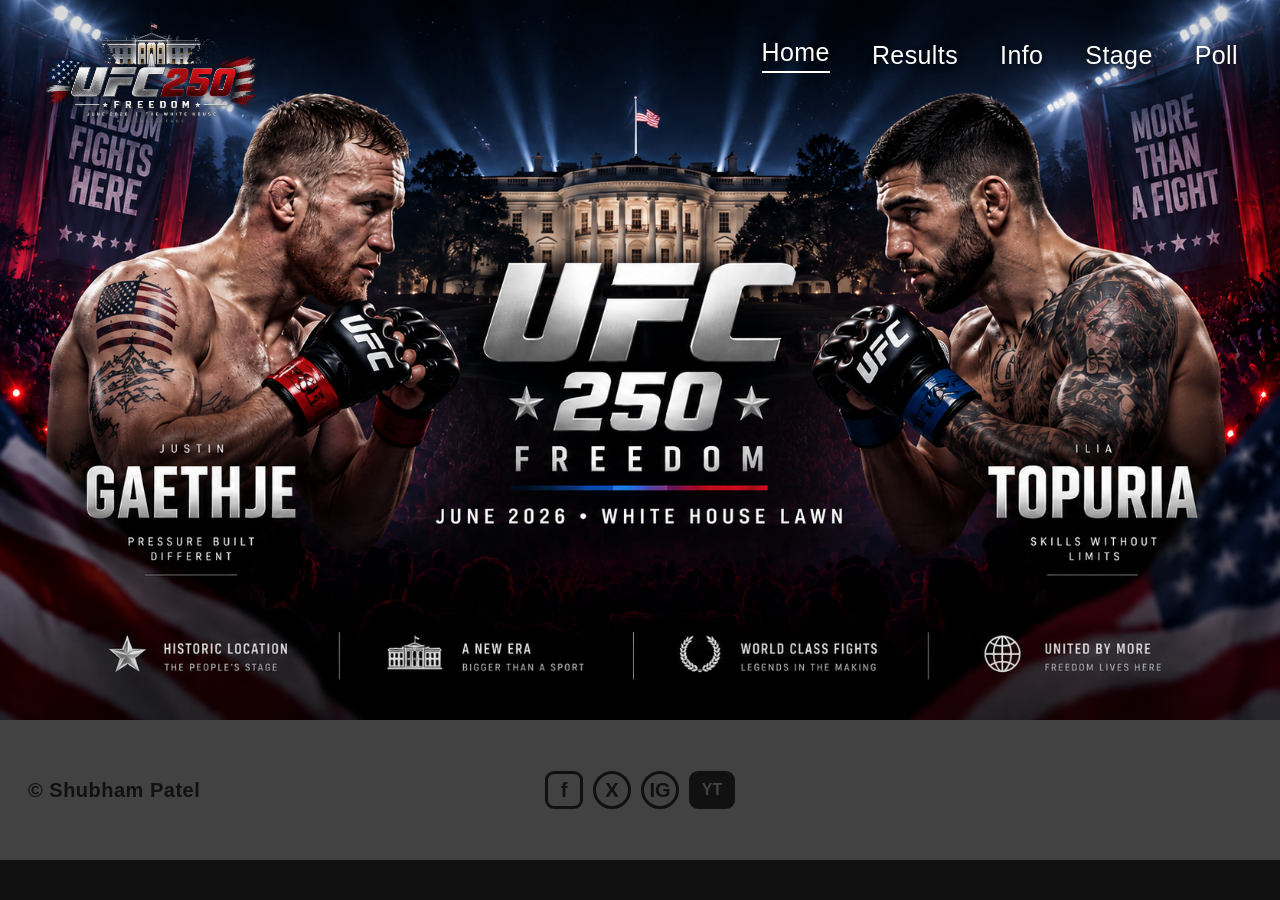
<file: index.html>
<!DOCTYPE html>
<html lang="en">

<head>
  <meta charset="UTF-8">
  <meta name="viewport" content="width=device-width, initial-scale=1.0">
  <title>UFC 250 Freedom | Home</title>
  <link rel="stylesheet" href="styles.css">

  <style>
    .home-page .main-nav .active {
      border-bottom: 2px solid #ffffff;
      padding-bottom: 4px;
    }
  </style>
</head>

<body class="home-page">
  <main>
    <section class="hero home-hero" aria-label="UFC 250 Freedom main event">
      <header class="site-header">
        <a href="index.html" aria-label="UFC 250 Freedom home">
          <img class="brand" src="assets/ufc250-logo-transparent.png" alt="UFC 250 Freedom logo">
        </a>

        <nav class="main-nav" aria-label="Main navigation">
          <a class="active" href="index.html">Home</a>
          <a href="results.html">Results</a>
          <a href="#">Info</a>
          <a href="#">Stage</a>
          <a href="#">Poll</a>
        </nav>
      </header>

      <img class="hero-image" src="assets/home-hero.png"
        alt="Justin Gaethje and Ilia Topuria facing off in front of the White House for UFC 250 Freedom">
    </section>
  </main>

  <footer class="site-footer">
    <div class="footer-left" style = "font-weight: bold; letter-spacing: 0.5px;">© Shubham Patel</div>

    <div class="footer-center">

      <a href="https://www.facebook.com/UFC" target="_blank" rel="noopener noreferrer" aria-label="UFC Facebook">
        <span class="social-badge">f</span>
      </a>

      <a href="https://x.com/UFC" target="_blank" rel="noopener noreferrer" aria-label="UFC X">
        <span class="social-badge round">X</span>
      </a>

      <a href="https://www.instagram.com/ufc/" target="_blank" rel="noopener noreferrer" aria-label="UFC Instagram">
        <span class="social-badge round">IG</span>
      </a>

      <a href="https://www.youtube.com/@ufc" target="_blank" rel="noopener noreferrer" aria-label="UFC YouTube">
        <span class="social-badge video">YT</span>
      </a>

    </div>

    <div class="footer-right"></div>
  </footer>
</body>

</html>
</file>
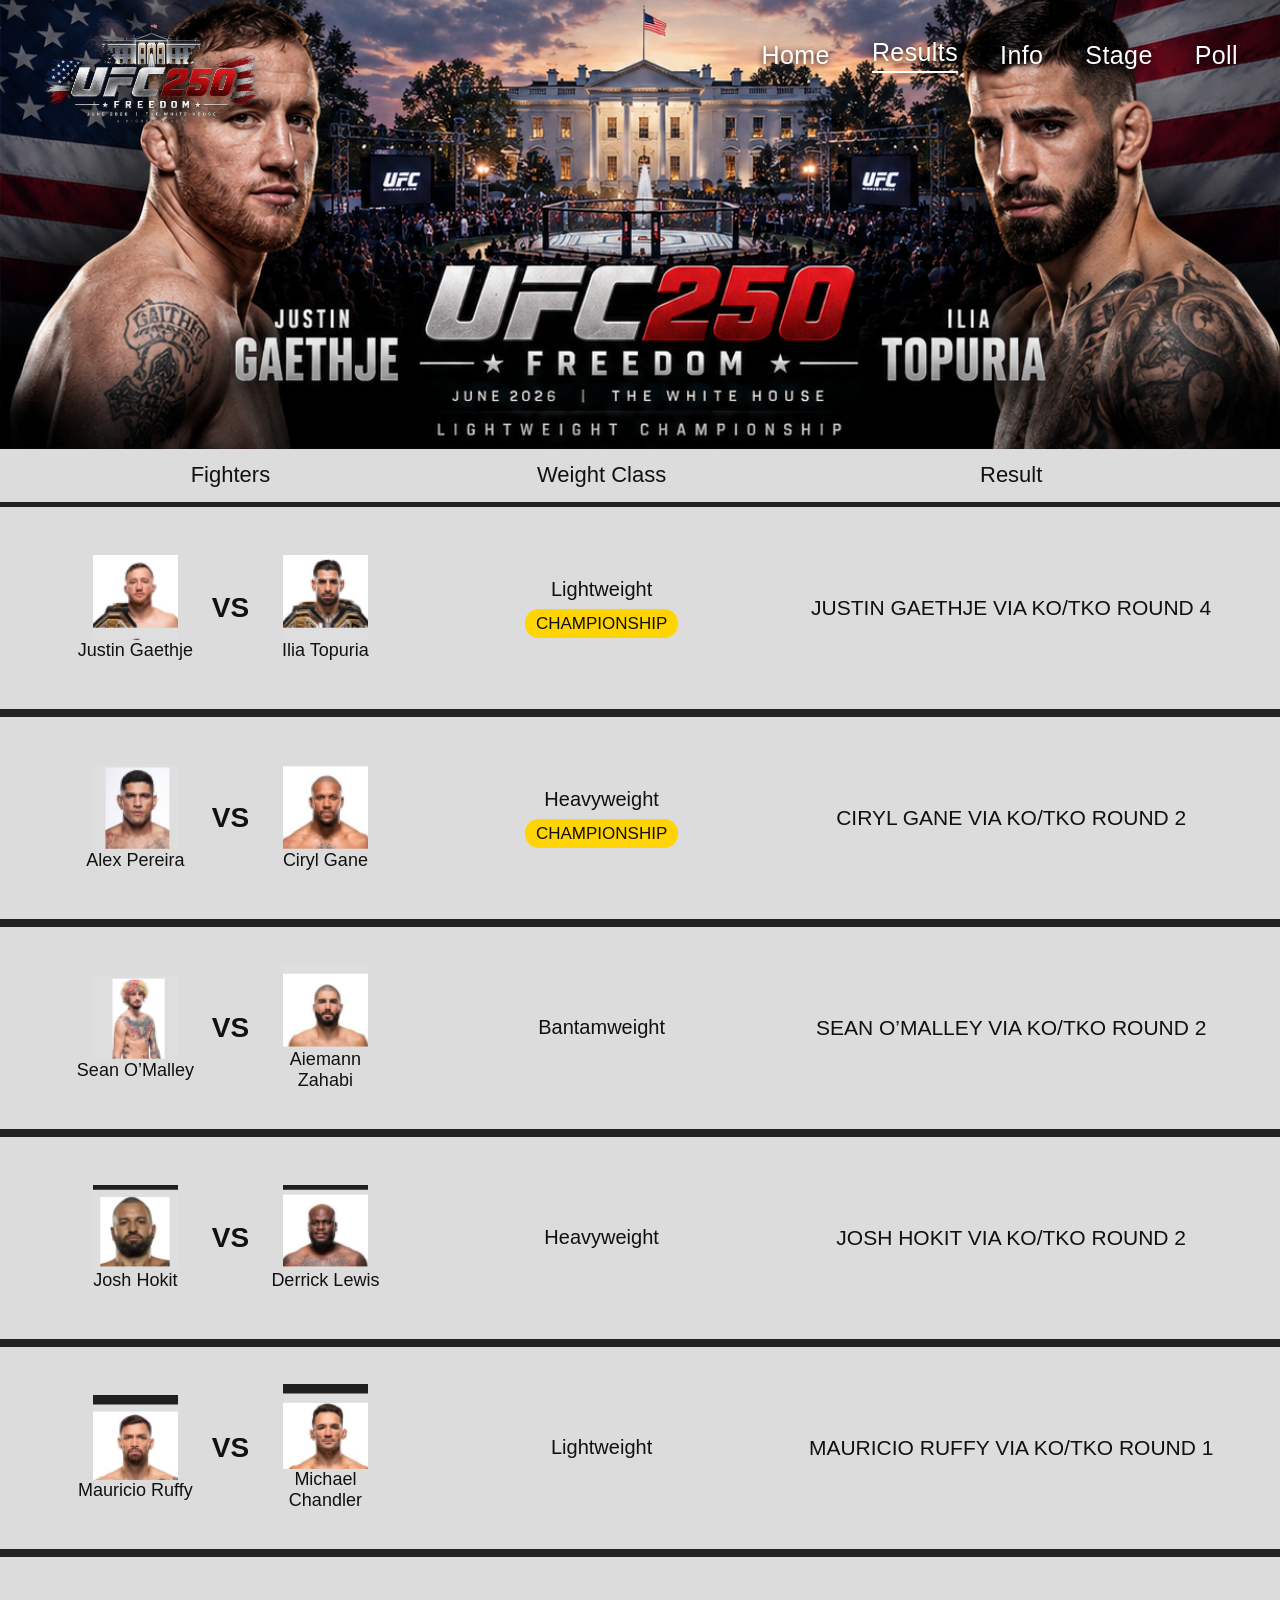
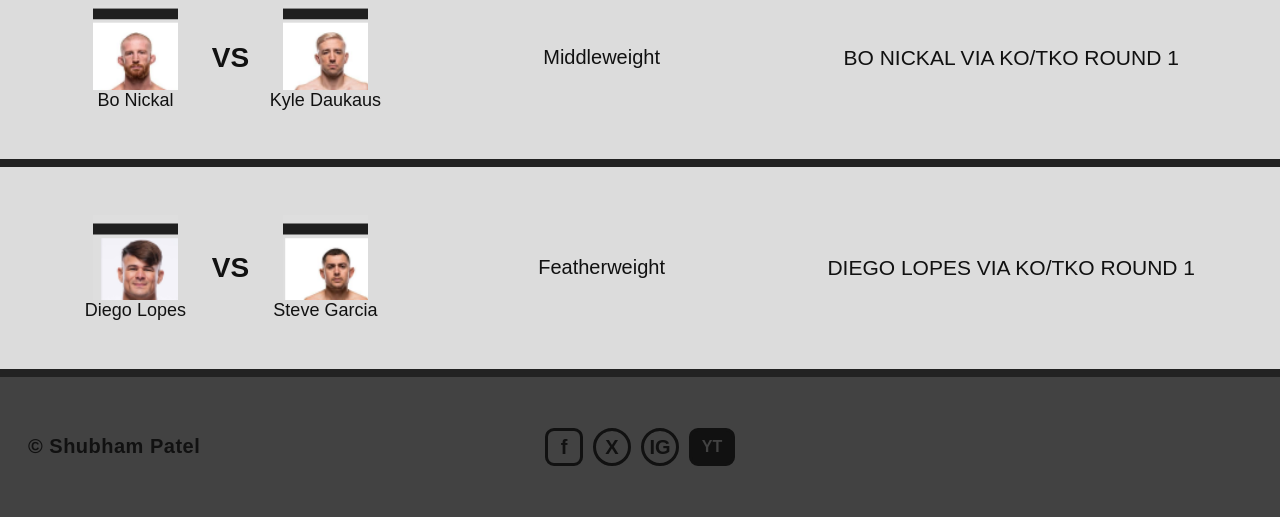
<file: results.html>
<!DOCTYPE html>
<html lang="en">

<head>
  <meta charset="UTF-8">
  <meta name="viewport" content="width=device-width, initial-scale=1.0">
  <title>UFC 250 Freedom | Fight Results</title>
  <link rel="stylesheet" href="styles.css">

  <style>
    .results-page .main-nav .active {
      border-bottom: 2px solid #ffffff;
      padding-bottom: 4px;
    }
  </style>
</head>

<body class="results-page">
  <main>
    <section class="hero results-hero" aria-label="UFC 250 Freedom fight results banner">
      <header class="site-header">
        <a href="index.html" aria-label="UFC 250 Freedom home">
          <img class="brand" src="assets/ufc250-logo-transparent.png" alt="UFC 250 Freedom logo">
        </a>

        <nav class="main-nav" aria-label="Main navigation">
          <a href="index.html">Home</a>
          <a class="active" href="results.html">Results</a>
          <a href="#">Info</a>
          <a href="#">Stage</a>
          <a href="#">Poll</a>
        </nav>
      </header>

      <img class="hero-image" src="assets/results-hero.png"
        alt="Justin Gaethje and Ilia Topuria with the White House and UFC 250 Freedom branding">
    </section>

    <section class="results-table" aria-label="Fight results">
      <div class="results-heading">
        <div>Fighters</div>
        <div>Weight Class</div>
        <div>Result</div>
      </div>

      <div class="fight-row">
        <div class="fighters-cell">
          <div class="fighter">
            <div class="fighter-photo">
              <img src="assets/justin-gaethje.png" alt="Justin Gaethje">
            </div>
            <div>Justin Gaethje</div>
          </div>
          <div class="vs">VS</div>
          <div class="fighter">
            <div class="fighter-photo">
              <img src="assets/ilia-topuria.png" alt="Ilia Topuria">
            </div>
            <div>Ilia Topuria</div>
          </div>
        </div>
        <div class="weight-cell">
          <div>Lightweight</div>
          <span class="championship">CHAMPIONSHIP</span>
        </div>
        <div class="result-cell">Justin Gaethje via KO/TKO Round 4</div>
      </div>

      <div class="fight-row">
        <div class="fighters-cell">
          <div class="fighter">
            <div class="fighter-photo">
              <img src="assets/alex-pereira.png" alt="Alex Pereira">
            </div>
            <div>Alex Pereira</div>
          </div>
          <div class="vs">VS</div>
          <div class="fighter">
            <div class="fighter-photo">
              <img src="assets/ciryl-gane.png" alt="Ciryl Gane">
            </div>
            <div>Ciryl Gane</div>
          </div>
        </div>
        <div class="weight-cell">
          <div>Heavyweight</div>
          <span class="championship">CHAMPIONSHIP</span>
        </div>
        <div class="result-cell">Ciryl Gane via KO/TKO Round 2</div>
      </div>

      <div class="fight-row">
        <div class="fighters-cell">
          <div class="fighter">
            <div class="fighter-photo">
              <img src="assets/sean-omalley.png" alt="Sean O'Malley">
            </div>
            <div>Sean O’Malley</div>
          </div>
          <div class="vs">VS</div>
          <div class="fighter">
            <div class="fighter-photo">
              <img src="assets/aiemann-zahabi.png" alt="Aiemann Zahabi">
            </div>
            <div>Aiemann Zahabi</div>
          </div>
        </div>
        <div class="weight-cell">Bantamweight</div>
        <div class="result-cell">Sean O’Malley via KO/TKO Round 2</div>
      </div>

      <div class="fight-row">
        <div class="fighters-cell">
          <div class="fighter">
            <div class="fighter-photo">
              <img src="assets/josh-hokit.png" alt="Josh Hokit">
            </div>
            <div>Josh Hokit</div>
          </div>
          <div class="vs">VS</div>
          <div class="fighter">
            <div class="fighter-photo">
              <img src="assets/derrick-lewis.png" alt="Derrick Lewis">
            </div>
            <div>Derrick Lewis</div>
          </div>
        </div>
        <div class="weight-cell">Heavyweight</div>
        <div class="result-cell">Josh Hokit via KO/TKO Round 2</div>
      </div>

      <div class="fight-row">
        <div class="fighters-cell">
          <div class="fighter">
            <div class="fighter-photo">
              <img src="assets/mauricio-ruffy.png" alt="Mauricio Ruffy">
            </div>
            <div>Mauricio Ruffy</div>
          </div>
          <div class="vs">VS</div>
          <div class="fighter">
            <div class="fighter-photo">
              <img src="assets/michael-chandler.png" alt="Michael Chandler">
            </div>
            <div>Michael Chandler</div>
          </div>
        </div>
        <div class="weight-cell">Lightweight</div>
        <div class="result-cell">Mauricio Ruffy via KO/TKO Round 1</div>
      </div>

      <div class="fight-row">
        <div class="fighters-cell">
          <div class="fighter">
            <div class="fighter-photo">
              <img src="assets/bo-nickal.png" alt="Bo Nickal">
            </div>
            <div>Bo Nickal</div>
          </div>
          <div class="vs">VS</div>
          <div class="fighter">
            <div class="fighter-photo">
              <img src="assets/kyle-daukaus.png" alt="Kyle Daukaus">
            </div>
            <div>Kyle Daukaus</div>
          </div>
        </div>
        <div class="weight-cell">Middleweight</div>
        <div class="result-cell">Bo Nickal via KO/TKO Round 1</div>
      </div>

      <div class="fight-row">
        <div class="fighters-cell">
          <div class="fighter">
            <div class="fighter-photo">
              <img src="assets/diego-lopes.png" alt="Diego Lopes">
            </div>
            <div>Diego Lopes</div>
          </div>
          <div class="vs">VS</div>
          <div class="fighter">
            <div class="fighter-photo">
              <img src="assets/steve-garcia.png" alt="Steve Garcia">
            </div>
            <div>Steve Garcia</div>
          </div>
        </div>
        <div class="weight-cell">Featherweight</div>
        <div class="result-cell">Diego Lopes via KO/TKO Round 1</div>
      </div>
    </section>
  </main>

  <footer class="site-footer">
    <div class="footer-left" style = "font-weight: bold; letter-spacing: 0.5px;">© Shubham Patel</div>

    <div class="footer-center">

      <a href="https://www.facebook.com/UFC" target="_blank" rel="noopener noreferrer" aria-label="UFC Facebook">
        <span class="social-badge">f</span>
      </a>

      <a href="https://x.com/UFC" target="_blank" rel="noopener noreferrer" aria-label="UFC X">
        <span class="social-badge round">X</span>
      </a>

      <a href="https://www.instagram.com/ufc/" target="_blank" rel="noopener noreferrer" aria-label="UFC Instagram">
        <span class="social-badge round">IG</span>
      </a>

      <a href="https://www.youtube.com/@ufc" target="_blank" rel="noopener noreferrer" aria-label="UFC YouTube">
        <span class="social-badge video">YT</span>
      </a>

    </div>

    <div class="footer-right"></div>
  </footer>
</body>

</html>
</file>
<file: styles.css>
/* External CSS - shared by both pages */
:root {
  --black: #111111;
  --charcoal: #202020;
  --footer: #424242;
  --light-gray: #dddddd;
  --red: #c90000;
  --gold: #ffd400;
  --white: #ffffff;
}

* {
  box-sizing: border-box;
}

html {
  scroll-behavior: smooth;
}

body {
  margin: 0;
  background: var(--black);
  color: var(--white);
  font-family: Arial, Helvetica, sans-serif;
}

img {
  display: block;
  max-width: 100%;
}

a {
  color: inherit;
  text-decoration: none;
}

.site-header {
  position: absolute;
  z-index: 10;
  inset: 0 0 auto 0;
  display: flex;
  align-items: flex-start;
  justify-content: space-between;
  gap: 2rem;
  padding: 18px 42px 0;
}

.brand {
  width: 220px;
  filter: drop-shadow(0 3px 8px rgba(0, 0, 0, 0.55));
}

.main-nav {
  display: flex;
  align-items: center;
  gap: 42px;
  padding-top: 20px;
  font-family: Impact, Haettenschweiler, "Arial Narrow Bold", sans-serif;
  font-size: 25px;
  letter-spacing: 0.4px;
  text-shadow: 0 2px 6px rgba(0, 0, 0, 0.85);
}

.main-nav a {
  transition: opacity 0.2s ease;
}

.main-nav a:hover {
  opacity: 0.7;
}

.hero {
  position: relative;
  width: 100%;
  overflow: hidden;
}

.hero img.hero-image { 
  width: 100%;
  height: auto;
  display: block;
}

.site-footer {
  min-height: 140px;
  background: var(--footer);
  color: #111;
  display: grid;
  grid-template-columns: 1fr auto 1fr;
  align-items: center;
  gap: 20px;
  padding: 24px 28px;
  font-family: Impact, Haettenschweiler, "Arial Narrow Bold", sans-serif;
  font-size: 20px;
}

.footer-left {
  justify-self: start;
}

.footer-center {
  justify-self: center;
  display: flex;
  align-items: center;
  gap: 10px;
  flex-wrap: wrap;
  justify-content: center;
}

.social-badge {
  display: inline-flex;
  align-items: center;
  justify-content: center;
  width: 38px;
  height: 38px;
  border: 3px solid #111;
  border-radius: 9px;
  font-family: Arial, Helvetica, sans-serif;
  font-weight: 900;
  font-size: 20px;
  line-height: 1;
}

.social-badge.round {
  border-radius: 50%;
}

.social-badge.video {
  width: 46px;
  border-radius: 9px;
  background: #111;
  color: var(--footer);
  font-size: 16px;
}

.ufc-link {
  text-decoration: underline;
  text-underline-offset: 4px;
}

.footer-right {
  justify-self: end;
}

/* HOME PAGE */
.home-page .home-hero {
  height: auto;
  background: #05070d;
}

.home-page .home-hero::after {
  content: "";
  position: absolute;
  inset: 0;
  pointer-events: none;
  background: linear-gradient(to bottom, rgba(0,0,0,.15), transparent 22%, transparent 82%, rgba(0,0,0,.22));
}

/* RESULTS PAGE */
.results-page {
  background: #05070d;
}

.results-page .results-hero {
  height: auto;
  background: #111;
}

.results-table {
  background: #dcdcdc;
  color: #111;
}

.results-heading,
.fight-row {
  display: grid;
  grid-template-columns: 36% 22% 42%;
}

.results-heading {
  min-height: 58px;
  align-items: center;
  padding: 0;
  border-bottom: 5px solid #222;
  font-family: Impact, Haettenschweiler, "Arial Narrow Bold", sans-serif;
  font-size: 22px;
  text-align: center;
}

.fight-row {
  align-items: center;
  min-height: 210px;
  border-bottom: 8px solid #222;
}

.fighters-cell,
.weight-cell,
.result-cell {
  display: flex;
  align-items: center;
}

.fighters-cell {
  display: grid;
  grid-template-columns: 120px 50px 120px;
  justify-content: center;
  align-items: center;
  column-gap: 10px;
  padding: 15px;
}

.fighter {
  width: 120px;
  text-align: center;
  font-family: Impact, Haettenschweiler, "Arial Narrow Bold", sans-serif;
  font-size: 18px;
}

.fighter-photo {
  width: 85px;
  height: 85px;
  overflow: hidden;
  margin: 0 auto;
  background: white;
}

.fighter-photo img {
  width: 100%;
  height: 100%;
  object-fit: cover;
  object-position: center;
  display: block;
}

.fighter-name { 
  margin-top: 8px; 
  text-align: center; 
  width: 100%;
  min-height: 22px;
}

.vs {
    text-align: center;
    font-weight: bold;
    font-size: 28px;
}

.weight-cell {
  flex-direction: column;
  justify-content: center;
  text-align: center;
  padding: 8px 12px;
  font-family: Impact, Haettenschweiler, "Arial Narrow Bold", sans-serif;
  font-size: 20px;
}

.championship {
  display: inline-block;
  margin-top: 8px;
  padding: 6px 11px;
  border-radius: 14px;
  background: var(--gold);
  font-size: 17px;
  line-height: 1;
}

.result-cell {
  justify-content: center;
  text-align: center;
  padding: 12px 20px;
  font-family: Impact, Haettenschweiler, "Arial Narrow Bold", sans-serif;
  font-size: 21px;
  text-transform: uppercase;
}

@media (max-width: 900px) {
  .site-header {
    padding: 14px 18px 0;
  }

  .brand {
    width: 150px;
  }

  .main-nav {
    gap: 18px;
    font-size: 19px;
    padding-top: 13px;
  }

  .home-page .home-hero {
    height: 650px;
  }

  .results-page .results-hero {
    height: 400px;
  }

  .results-heading,
  .fight-row {
    display: grid;
    grid-template-columns: 36% 22% 42%;
  }

  .result-cell,
  .weight-cell {
    font-size: 16px;
  }
}

@media (max-width: 650px) {
  .site-header {
    position: relative;
    background: #111;
    align-items: center;
    padding: 10px 14px;
  }

  .brand {
    width: 115px;
  }

  .main-nav {
    gap: 10px;
    flex-wrap: wrap;
    justify-content: flex-end;
    padding-top: 0;
    font-size: 16px;
  }

  .home-page .home-hero {
    height: 450px;
  }

  .results-page .results-hero {
    height: 250px;
  }

  .results-heading {
    display: none;
  }

  .fight-row {
    grid-template-columns: 1fr;
    border-bottom-width: 8px;
  }

  .fighters-cell,
  .weight-cell,
  .result-cell {
    justify-content: center;
  }

  .weight-cell {
    padding-top: 0;
  }

  .result-cell {
    padding-top: 4px;
    padding-bottom: 16px;
  }

  .site-footer {
    grid-template-columns: 1fr;
    text-align: center;
  }

  .footer-left,
  .footer-center,
  .footer-right {
    justify-self: center;
  }
}
</file>
